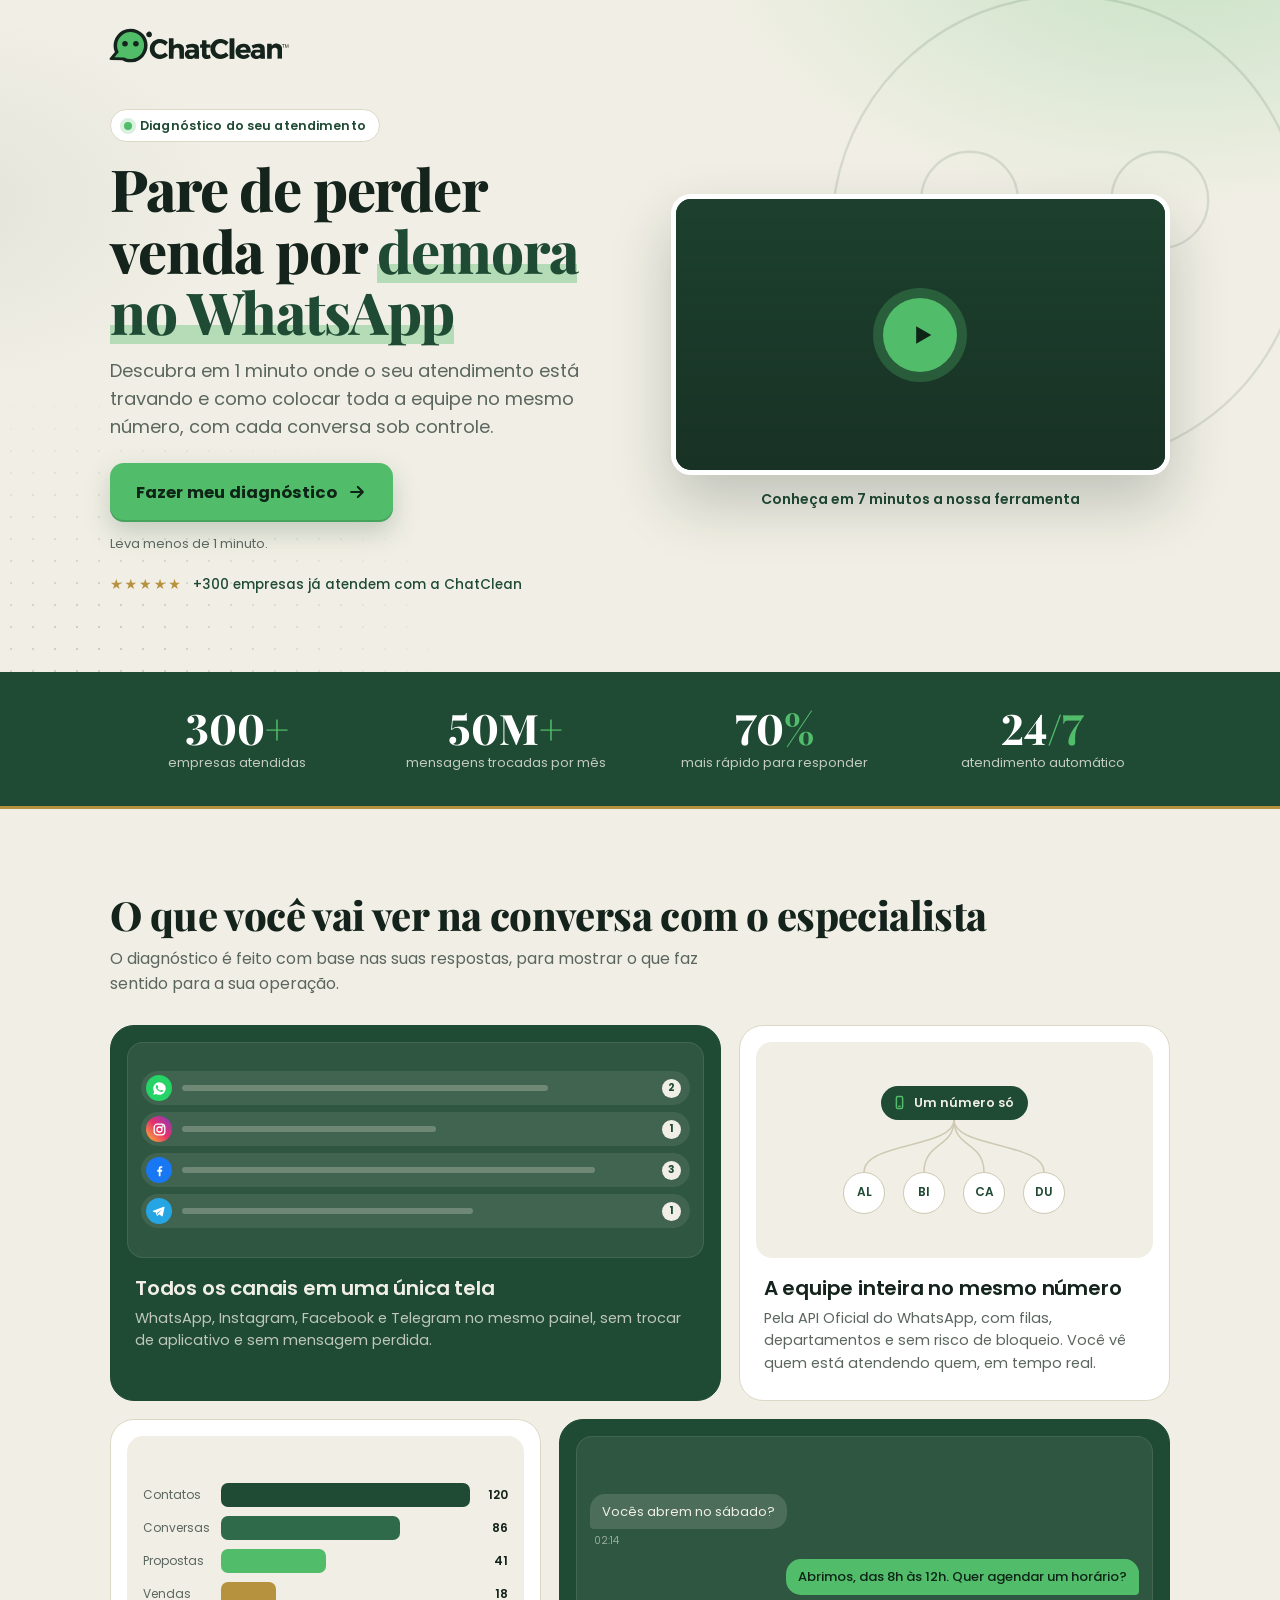
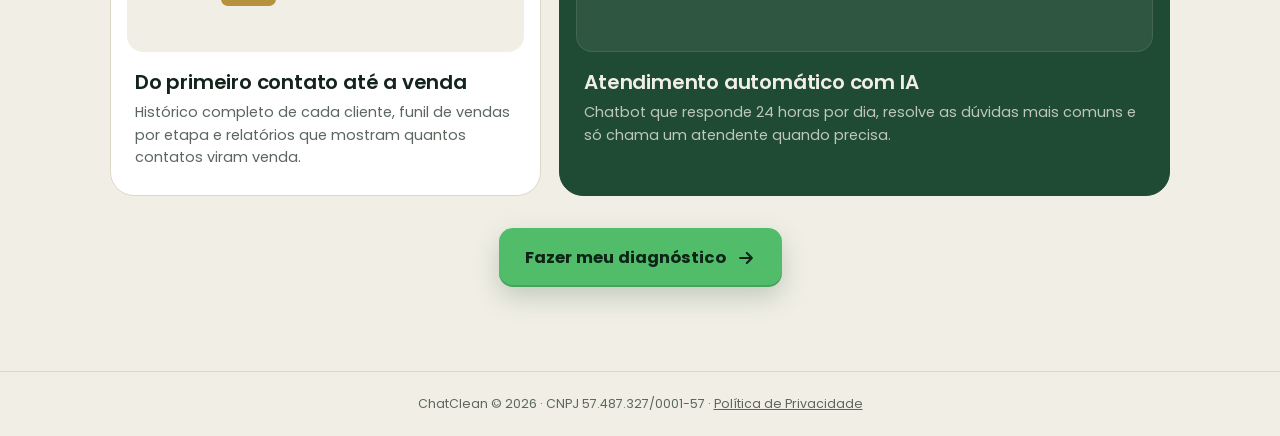
<file: index.html>
<!DOCTYPE html>
<html lang="pt-BR">
<head>
<meta charset="UTF-8">
<meta name="viewport" content="width=device-width, initial-scale=1">
<title>ChatClean | Diagnóstico do seu atendimento</title>
<meta name="description" content="Responda algumas perguntas rápidas e veja como centralizar seus canais de atendimento, acompanhar sua equipe e saber quantos contatos viram venda.">
<meta name="robots" content="noindex, nofollow">
<meta name="theme-color" content="#1f4a34">

<!-- Configuração e dataLayer precisam rodar antes do GTM (que é carregado dentro de tracking.js) -->
<script src="js/config.js"></script>
<script src="js/tracking.js"></script>

<!-- Tintim: rastreamento das conversas de WhatsApp vindas da LP -->
<script>
(function (window, document, script) {
  if (!window.tt) {
    window.tt = window.tt || {};
    var c = document.getElementsByTagName('head')[0];
    var k = document.createElement('script');
    k.async = 1; k.src = script; c.appendChild(k);
  }
  window.tt.accountCode = '1d5367b1-6da3-45a2-b951-2e6c5379dc1e';
})(window, document, '//s.tintim.app/static/core/tintim-1.0.js');
</script>

<link rel="preconnect" href="https://fonts.googleapis.com">
<link rel="preconnect" href="https://fonts.gstatic.com" crossorigin>
<link href="https://fonts.googleapis.com/css2?family=Playfair+Display:wght@700;800&family=Poppins:wght@400;500;600;700&display=swap" rel="stylesheet">
<link rel="icon" type="image/svg+xml" href="assets/icone-chatclean.svg">
<link rel="stylesheet" href="css/style.css">
</head>
<body>

<!-- Google Tag Manager (noscript): trocar o ID junto com o CC_CONFIG.gtmId -->
<noscript><iframe src="https://www.googletagmanager.com/ns.html?id=GTM-MWJX4GJ2" height="0" width="0" style="display:none;visibility:hidden"></iframe></noscript>

<header class="hero">
  <div class="wrap">
    <div class="top">
      <img class="logo" src="assets/logo-chatclean.svg" alt="ChatClean" width="2560" height="500">
    </div>

    <div class="hero-grid">
      <div>
        <span class="eyebrow"><i></i>Diagnóstico do seu atendimento</span>
        <h1>Pare de perder venda por <em>demora no WhatsApp</em></h1>
        <p class="lead">Descubra em 1 minuto onde o seu atendimento está travando e como colocar toda a equipe no mesmo número, com cada conversa sob controle.</p>
        <button class="btn" type="button" data-cta="hero">
          Fazer meu diagnóstico
          <svg viewBox="0 0 24 24" fill="none" stroke="currentColor" stroke-width="2.6" stroke-linecap="round" stroke-linejoin="round"><path d="M5 12h14M13 6l6 6-6 6"/></svg>
        </button>
        <p class="cta-note">Leva menos de 1 minuto.</p>
        <div class="trust"><span class="stars" aria-hidden="true">★★★★★</span>+300 empresas já atendem com a ChatClean</div>
      </div>

      <div>
        <div class="video" id="video">
          <button class="video-facade" type="button" id="videoFacade" aria-label="Assistir ao vídeo">
            <span class="play"><svg viewBox="0 0 24 24" fill="currentColor"><path d="M7 4.5v15l13-7.5z"/></svg></span>
          </button>
        </div>
        <p class="video-cap">Conheça em 7 minutos a nossa ferramenta</p>
      </div>
    </div>
  </div>
</header>

<!-- AUTORIDADE -->
<div class="proof-band">
  <div class="wrap">
    <div class="proof">
      <div><b>300<span>+</span></b><small>empresas atendidas</small></div>
      <div><b>50M<span>+</span></b><small>mensagens trocadas por mês</small></div>
      <div><b>70<span>%</span></b><small>mais rápido para responder</small></div>
      <div><b>24<span>/7</span></b><small>atendimento automático</small></div>
    </div>
  </div>
</div>

<main>
  <section class="section">
    <div class="wrap">
      <h2>O que você vai ver na conversa com o especialista</h2>
      <p>O diagnóstico é feito com base nas suas respostas, para mostrar o que faz sentido para a sua operação.</p>
      <div class="cards" id="cards">
        <article class="card card--dark">
          <div class="viz viz-inbox" aria-hidden="true">
            <div class="row" style="--d:0;--l:78%"><span class="ch ch-wa"><svg viewBox="0 0 24 24" fill="currentColor"><path d="M12 2a10 10 0 0 0-8.6 15.1L2 22l5-1.3A10 10 0 1 0 12 2Zm5.8 14.1c-.2.7-1.4 1.3-2 1.4-.5.1-1.2.1-1.9-.1-.4-.1-1-.3-1.7-.6-3-1.3-4.9-4.3-5-4.5-.2-.2-1.2-1.6-1.2-3 0-1.4.8-2.1 1-2.4.3-.3.6-.3.8-.3h.6c.2 0 .4 0 .7.5l.9 2.2c.1.2.1.4 0 .6l-.3.6-.5.5c-.2.2-.3.4-.1.7.2.3.8 1.3 1.7 2.1 1.2 1 2.1 1.4 2.5 1.5.3.1.5.1.7-.1l.8-1c.2-.3.4-.2.7-.1l2 1c.3.1.5.2.6.3.1.1.1.7-.1 1.4Z"/></svg></span><span class="ln"></span><b>2</b></div>
            <div class="row" style="--d:1;--l:54%"><span class="ch ch-ig"><svg viewBox="0 0 24 24" fill="none" stroke="currentColor" stroke-width="2.1" stroke-linecap="round" stroke-linejoin="round"><rect x="3.5" y="3.5" width="17" height="17" rx="5"/><circle cx="12" cy="12" r="4"/><circle cx="17" cy="7" r=".6" fill="currentColor"/></svg></span><span class="ln"></span><b>1</b></div>
            <div class="row" style="--d:2;--l:88%"><span class="ch ch-fb"><svg viewBox="0 0 24 24" fill="currentColor"><path d="M13.6 21v-7.2h2.4l.4-2.9h-2.8V9.1c0-.8.3-1.4 1.5-1.4h1.4V5.1c-.3 0-1.1-.1-2.1-.1-2.1 0-3.6 1.3-3.6 3.7v2.2H8.4v2.9h2.4V21z"/></svg></span><span class="ln"></span><b>3</b></div>
            <div class="row" style="--d:3;--l:62%"><span class="ch ch-tg"><svg viewBox="0 0 24 24" fill="currentColor"><path d="M20.300 4.300 3.500 10.800c-.8.300-.8 1.100 0 1.400l4.200 1.300 1.600 5c.2.600.9.700 1.300.300l2.400-2.300 4.300 3.200c.5.400 1.200.1 1.400-.500l2.900-13.800c.2-.800-.5-1.400-1.300-1.100ZM9.700 14.300l7.600-5.500-6 6.500-.3 2.600z"/></svg></span><span class="ln"></span><b>1</b></div>
          </div>
          <h3>Todos os canais em uma única tela</h3>
          <p>WhatsApp, Instagram, Facebook e Telegram no mesmo painel, sem trocar de aplicativo e sem mensagem perdida.</p>
        </article>

        <article class="card">
          <div class="viz viz-team" aria-hidden="true">
            <div class="team">
              <span class="num"><svg viewBox="0 0 24 24" fill="none" stroke="currentColor" stroke-width="2.4" stroke-linecap="round" stroke-linejoin="round"><rect x="7" y="2.5" width="10" height="19" rx="2.5"/><path d="M11 18h2"/></svg>Um número só</span>
              <svg class="wires" viewBox="0 0 240 52" fill="none">
                <g class="base"><path d="M120 0C120 28 30 22 30 52"/><path d="M120 0C120 28 90 22 90 52"/><path d="M120 0C120 28 150 22 150 52"/><path d="M120 0C120 28 210 22 210 52"/></g>
                <g class="pulse"><path pathLength="1" style="--d:0" d="M120 0C120 28 30 22 30 52"/><path pathLength="1" style="--d:2" d="M120 0C120 28 90 22 90 52"/><path pathLength="1" style="--d:1" d="M120 0C120 28 150 22 150 52"/><path pathLength="1" style="--d:3" d="M120 0C120 28 210 22 210 52"/></g>
              </svg>
              <div class="people"><span style="--d:0">AL</span><span style="--d:2">BI</span><span style="--d:1">CA</span><span style="--d:3">DU</span></div>
            </div>
          </div>
          <h3>A equipe inteira no mesmo número</h3>
          <p>Pela API Oficial do WhatsApp, com filas, departamentos e sem risco de bloqueio. Você vê quem está atendendo quem, em tempo real.</p>
        </article>

        <article class="card">
          <div class="viz viz-funnel" aria-hidden="true">
            <div class="st" style="--w:100%;--d:0"><span>Contatos</span><i></i><b>120</b></div>
            <div class="st s2" style="--w:72%;--d:1"><span>Conversas</span><i></i><b>86</b></div>
            <div class="st s3" style="--w:42%;--d:2"><span>Propostas</span><i></i><b>41</b></div>
            <div class="st s4" style="--w:22%;--d:3"><span>Vendas</span><i></i><b>18</b></div>
          </div>
          <h3>Do primeiro contato até a venda</h3>
          <p>Histórico completo de cada cliente, funil de vendas por etapa e relatórios que mostram quantos contatos viram venda.</p>
        </article>

        <article class="card card--dark">
          <div class="viz viz-chat" aria-hidden="true">
            <div class="bub in">Vocês abrem no sábado?</div>
            <span class="stamp">02:14</span>
            <div class="reply">
              <div class="bub typing"><i></i><i></i><i></i></div>
              <div class="bub out">Abrimos, das 8h às 12h. Quer agendar um horário?</div>
            </div>
          </div>
          <h3>Atendimento automático com IA</h3>
          <p>Chatbot que responde 24 horas por dia, resolve as dúvidas mais comuns e só chama um atendente quando precisa.</p>
        </article>
      </div>

      <div class="car-nav" id="cardsNav">
        <button class="car-btn" type="button" data-dir="-1" aria-label="Card anterior"><svg viewBox="0 0 24 24" fill="none" stroke="currentColor" stroke-width="2.6" stroke-linecap="round" stroke-linejoin="round"><path d="M15 5l-7 7 7 7"/></svg></button>
        <div class="dots" id="cardsDots"></div>
        <button class="car-btn" type="button" data-dir="1" aria-label="Próximo card"><svg viewBox="0 0 24 24" fill="none" stroke="currentColor" stroke-width="2.6" stroke-linecap="round" stroke-linejoin="round"><path d="M9 5l7 7-7 7"/></svg></button>
      </div>
      <div class="cta-band">
        <button class="btn" type="button" data-cta="section_beneficios">
          Fazer meu diagnóstico
          <svg viewBox="0 0 24 24" fill="none" stroke="currentColor" stroke-width="2.6" stroke-linecap="round" stroke-linejoin="round"><path d="M5 12h14M13 6l6 6-6 6"/></svg>
        </button>
      </div>
    </div>
  </section>
</main>

<footer>
  <div class="wrap">ChatClean © <span id="year"></span> · CNPJ 57.487.327/0001-57 · <a href="#" id="privacyLink" target="_blank" rel="noopener">Política de Privacidade</a></div>
</footer>

<div class="sticky" id="sticky">
  <button class="btn btn-block" type="button" data-cta="sticky_mobile">Fazer meu diagnóstico</button>
</div>

<!-- Quiz -->
<div class="quiz" id="quiz" role="dialog" aria-modal="true" aria-label="Diagnóstico do atendimento">
  <div class="quiz-head">
    <div class="quiz-head-row">
      <img class="logo" src="assets/logo-chatclean.svg" alt="ChatClean" width="2560" height="500">
      <span class="step-count" id="stepCount"></span>
    </div>
    <div class="bar"><i id="barFill"></i></div>
  </div>
  <div class="quiz-nav">
    <button class="link-btn" type="button" id="backBtn">
      <svg width="16" height="16" viewBox="0 0 24 24" fill="none" stroke="currentColor" stroke-width="2.6" stroke-linecap="round" stroke-linejoin="round"><path d="M19 12H5M11 6l-6 6 6 6"/></svg>
      <span id="backLabel">Voltar</span>
    </button>
  </div>
  <div class="quiz-body" id="quizBody"></div>
</div>

<script src="js/app.js"></script>
</body>
</html>
</file>
<file: css/style.css>
:root {
  /* Paleta oficial ChatClean (vault: Paleta ChatClean/PALETA.png) */
  --cc-green: #51bc69;      /* verde vivo */
  --cc-forest: #1f4a34;     /* verde escuro */
  --cc-ink: #14231b;        /* tinta */
  --cc-cream: #f1efe5;      /* creme */
  --cc-gold: #b7923e;       /* dourado */

  --bg: var(--cc-cream);
  --bg-2: #e9e5d6;          /* creme profundo */
  --surface: #ffffff;
  --line: #ddd8c6;          /* creme borda */
  --text: var(--cc-ink);
  --muted: #5a665e;
  --brand: var(--cc-forest);
  --accent: var(--cc-green);
  --accent-ink: #0d2417;
  --accent-soft: #e8f5ec;
  --gold: var(--cc-gold);
  --danger: #c0392b;
  --radius: 16px;
  --font: 'Poppins', system-ui, -apple-system, 'Segoe UI', Roboto, sans-serif;
  --font-display: 'Playfair Display', Georgia, 'Times New Roman', serif;
}
* { box-sizing: border-box; }
html { -webkit-text-size-adjust: 100%; }
body {
  margin: 0; font-family: var(--font); color: var(--text); background: var(--bg);
  line-height: 1.55; -webkit-font-smoothing: antialiased;
}
body.locked { overflow: hidden; }
button, input, select { font: inherit; color: inherit; }
/* sem o realce azul do navegador ao tocar/clicar; o foco por teclado continua visível via :focus-visible */
* { -webkit-tap-highlight-color: transparent; }
button, a, .cards { -webkit-user-select: none; user-select: none; -webkit-touch-callout: none; }
button:focus:not(:focus-visible), a:focus:not(:focus-visible) { outline: none; }
img { max-width: 100%; display: block; }
.wrap { width: 100%; max-width: 1100px; margin: 0 auto; padding: 0 20px; }

/* Topo */
.top { padding: 18px 0 6px; }
.logo { width: 176px; height: auto; margin-left: -12px; } /* o SVG tem respiro interno à esquerda */

/* Primeira dobra */
.hero {
  background:
    radial-gradient(760px 420px at 92% -8%, rgba(81, 188, 105, .26), transparent 62%),
    radial-gradient(520px 320px at -6% 30%, rgba(31, 74, 52, .07), transparent 60%),
    var(--bg);
  padding-bottom: 40px;
  position: relative; overflow: hidden;
}
.hero > .wrap { position: relative; z-index: 1; }
/* Detalhes de fundo: o balão do ícone da marca em contorno, bem claro, e uma malha de pontos que some nas bordas */
.hero::before {
  content: ''; position: absolute; z-index: 0; pointer-events: none;
  top: -70px; right: -110px; width: 420px; aspect-ratio: 1;
  background: url("data:image/svg+xml,%3Csvg xmlns='http://www.w3.org/2000/svg' viewBox='0 0 1600 1600' fill='none' stroke='%231f4a34' stroke-opacity='.13' stroke-width='5'%3E%3Cpath d='M202.94,1232.56l158.21-191.1c-113.66-207.05-67.99-459.87,106.46-611.81,176.52-153.75,438.95-164.44,627.76-20.66,205.84,156.75,253.18,441.61,117.47,655.4-137.04,215.88-417.8,291.86-648.62,173.34l-361.28-5.17Z'/%3E%3Cellipse cx='588.53' cy='736.76' rx='101.8' ry='101.51'/%3E%3Cellipse cx='989.06' cy='736.62' rx='101.75' ry='101.45'/%3E%3C/svg%3E") center / contain no-repeat;
  animation: heroFloat 18s ease-in-out infinite alternate;
}
.hero::after {
  content: ''; position: absolute; z-index: 0; pointer-events: none; inset: 0;
  background: radial-gradient(rgba(31, 74, 52, .2) 1.2px, transparent 1.6px) 0 0 / 22px 22px;
  -webkit-mask-image: radial-gradient(520px 380px at 8% 96%, #000, transparent 72%);
  mask-image: radial-gradient(520px 380px at 8% 96%, #000, transparent 72%);
}
@keyframes heroFloat { from { transform: translate(0, 0) rotate(-4deg); } to { transform: translate(-14px, 18px) rotate(3deg); } }
.hero-grid { display: grid; gap: 28px; align-items: center; padding-top: 14px; }
.eyebrow {
  display: inline-flex; align-items: center; gap: 8px; padding: 6px 13px; border-radius: 999px;
  background: var(--surface); border: 1px solid var(--line); color: var(--brand);
  font-size: 12.5px; font-weight: 600; letter-spacing: .01em;
}
.eyebrow i { width: 8px; height: 8px; border-radius: 50%; background: var(--accent); box-shadow: 0 0 0 4px rgba(81, 188, 105, .22); }
h1 {
  margin: 16px 0 14px; font-family: var(--font-display); font-weight: 800;
  font-size: clamp(34px, 9vw, 58px); line-height: 1.06; letter-spacing: -.02em; text-wrap: balance;
}
h1 em {
  font-style: normal; color: var(--brand);
  background: linear-gradient(transparent 68%, rgba(81, 188, 105, .38) 68%, rgba(81, 188, 105, .38) 92%, transparent 92%);
}
.lead { margin: 0 0 22px; color: var(--muted); font-size: clamp(15.5px, 4.1vw, 18px); max-width: 52ch; }

.btn {
  display: inline-flex; align-items: center; justify-content: center; gap: 10px;
  border: 0; border-radius: 14px; padding: 17px 26px; cursor: pointer;
  background: var(--accent); color: var(--accent-ink); font-weight: 700; font-size: 16.5px;
  text-decoration: none; transition: transform .15s ease, box-shadow .15s ease, background .15s;
  box-shadow: 0 10px 26px rgba(31, 74, 52, .22), inset 0 -2px 0 rgba(13, 36, 23, .16);
}
.btn:hover { transform: translateY(-1px); background: #5cc774; box-shadow: 0 14px 32px rgba(31, 74, 52, .28), inset 0 -2px 0 rgba(13, 36, 23, .16); }
.btn:focus-visible, .opt:focus-visible, .field input:focus-visible, .field select:focus-visible, .link-btn:focus-visible, .video-facade:focus-visible {
  outline: 3px solid rgba(31, 74, 52, .55); outline-offset: 2px;
}
.btn[disabled] { opacity: .45; cursor: not-allowed; transform: none; box-shadow: none; }
.btn svg { width: 20px; height: 20px; flex: none; }
.btn-block { width: 100%; }
.cta-note { margin: 12px 0 0; font-size: 13px; color: var(--muted); }
.trust { display: flex; align-items: center; gap: 10px; margin-top: 20px; font-size: 13.5px; font-weight: 500; color: var(--brand); }
.trust .stars { color: var(--gold); letter-spacing: 2px; font-size: 14px; }

/* Vídeo */
.video {
  position: relative; aspect-ratio: 16 / 9; border-radius: 20px; overflow: hidden;
  background: var(--brand); border: 5px solid var(--surface);
  box-shadow: 0 28px 60px rgba(20, 35, 27, .22);
}
.video iframe, .video video { position: absolute; inset: 0; width: 100%; height: 100%; border: 0; }
.video-facade {
  position: absolute; inset: 0; width: 100%; border: 0; cursor: pointer;
  background: linear-gradient(180deg, rgba(20, 35, 27, .25), rgba(20, 35, 27, .62)), var(--thumb, none) center / cover no-repeat, var(--brand);
  display: grid; place-items: center; align-content: center; gap: 14px; color: #fff;
}
.play {
  width: 74px; height: 74px; border-radius: 50%; background: var(--accent); color: var(--accent-ink);
  display: grid; place-items: center; box-shadow: 0 0 0 10px rgba(81, 188, 105, .28);
  transition: transform .2s ease;
}
.video-facade:hover .play { transform: scale(1.06); }
.play svg { width: 28px; height: 28px; margin-left: 4px; }
.video-facade span { font-weight: 600; font-size: 14.5px; text-shadow: 0 1px 8px rgba(0, 0, 0, .5); }
.video-cap { margin: 14px 0 0; text-align: center; font-size: 14px; font-weight: 600; color: var(--brand); }

/* Autoridade */
.proof-band { background: var(--brand); color: var(--bg); padding: 26px 0; border-bottom: 3px solid var(--gold); }
.proof { display: grid; grid-template-columns: repeat(2, 1fr); gap: 22px 14px; }
.proof div { text-align: center; }
.proof b { display: block; font-family: var(--font-display); font-size: clamp(30px, 8vw, 42px); font-weight: 800; line-height: 1.05; color: #fff; font-variant-numeric: lining-nums; }
.proof b span { color: var(--accent); }
.proof small { display: block; margin-top: 4px; font-size: 13px; color: rgba(241, 239, 229, .78); line-height: 1.35; }

/* Segunda dobra */
.section { padding: 56px 0; }
.section h2 { margin: 0 0 10px; font-family: var(--font-display); font-weight: 800; font-size: clamp(27px, 6.6vw, 40px); letter-spacing: -.015em; line-height: 1.12; text-wrap: balance; }
.section > .wrap > p { margin: 0 0 28px; color: var(--muted); max-width: 60ch; }
.cta-band { margin-top: 32px; text-align: center; }

/* ---------------- Cards de benefício ----------------
   Cada card traz uma mini-cena animada do benefício (.viz).
   Mobile: carrossel com arraste, pontos e setas. Desktop (860px+): grade assimétrica. */
.cards {
  position: relative; display: flex; gap: 12px; overflow-x: auto;
  margin: 0 -20px; padding: 6px 20px 16px; scroll-padding: 0 20px;
  scroll-snap-type: x mandatory; overscroll-behavior-x: contain;
  scrollbar-width: none; -webkit-overflow-scrolling: touch; cursor: grab;
}
.cards::-webkit-scrollbar { display: none; }
.cards.dragging { scroll-snap-type: none; cursor: grabbing; user-select: none; }

.card {
  position: relative; isolation: isolate; overflow: hidden;
  flex: 0 0 min(86%, 350px); scroll-snap-align: center;
  display: flex; flex-direction: column; padding: 14px 14px 22px;
  border-radius: 24px; background: var(--surface); border: 1px solid var(--line);
  transition: transform .35s cubic-bezier(.2, .7, .2, 1), box-shadow .35s ease, border-color .25s;
}
.card--dark { background: var(--cc-forest); border-color: var(--cc-forest); color: var(--cc-cream); }
/* brilho que acompanha o cursor (--mx/--my vêm do JS) */
.card::after {
  content: ''; position: absolute; inset: 0; z-index: -1; pointer-events: none; opacity: 0; transition: opacity .35s;
  background: radial-gradient(280px circle at var(--mx, 50%) var(--my, 0%), rgba(81, 188, 105, .2), transparent 70%);
}
.card--dark::after { background: radial-gradient(300px circle at var(--mx, 50%) var(--my, 0%), rgba(81, 188, 105, .3), transparent 70%); }
@media (hover: hover) {
  .card:hover { transform: translateY(-5px); border-color: var(--accent); box-shadow: 0 26px 50px -18px rgba(20, 35, 27, .38); }
  .card:hover::after { opacity: 1; }
}
.card h3 { margin: 0 8px 6px; font-size: 18.5px; font-weight: 600; line-height: 1.25; letter-spacing: -.01em; }
.card p { margin: 0 8px; color: var(--muted); font-size: 14.5px; }
.card--dark p { color: rgba(241, 239, 229, .76); }

/* entrada escalonada, uma única vez, quando a seção aparece */
.cards.js-reveal:not(.is-in) .card { opacity: 0; }
.cards.js-reveal:not(.is-in) .viz * { animation-play-state: paused; }
.cards.is-in .card { animation: cardIn .7s cubic-bezier(.2, .7, .2, 1) calc(var(--i, 0) * 90ms) backwards; }
@keyframes cardIn { from { opacity: 0; transform: translateY(26px) scale(.97); } }

/* mini-cenas */
.viz {
  position: relative; height: 196px; margin-bottom: 18px; padding: 14px; border-radius: 16px; overflow: hidden;
  background: var(--bg); display: grid; align-content: center;
}
.card--dark .viz { background: rgba(241, 239, 229, .07); box-shadow: inset 0 0 0 1px rgba(241, 239, 229, .1); }

/* 1. caixa de entrada única */
.viz-inbox { gap: 7px; }
.viz-inbox .row {
  display: grid; grid-template-columns: 26px 1fr auto; align-items: center; gap: 10px;
  padding: 4px 9px 4px 5px; border-radius: 99px; background: rgba(241, 239, 229, .09);
  animation: inboxRow 7s calc(var(--d) * .4s) infinite backwards;
}
/* ícone do canal, na cor de cada aplicativo */
.viz-inbox .ch { width: 26px; height: 26px; border-radius: 50%; display: grid; place-items: center; color: #fff; }
.viz-inbox .ch svg { width: 15px; height: 15px; }
.viz-inbox .ch-wa { background: #25d366; }
.viz-inbox .ch-ig { background: linear-gradient(45deg, #f9b233 5%, #e6306c 50%, #8a3ab9 95%); }
.viz-inbox .ch-fb { background: #1877f2; }
.viz-inbox .ch-tg { background: #26a5e4; }
.viz-inbox .ch-tg svg { margin-left: -1px; }
.viz-inbox .ln { height: 6px; width: var(--l); border-radius: 99px; background: rgba(241, 239, 229, .26); }
/* contador de mensagens não lidas (entra com um "pop" junto com a linha) */
.viz-inbox .row b {
  min-width: 19px; height: 19px; padding: 0 5px; border-radius: 99px; display: grid; place-items: center;
  background: var(--cc-cream); color: var(--cc-forest); font-size: 10.5px; font-weight: 700; line-height: 1;
  font-variant-numeric: tabular-nums; animation: badgePop 7s calc(var(--d) * .4s) infinite backwards;
}
@keyframes badgePop {
  0%, 12% { transform: scale(0); }
  18% { transform: scale(1.3); }
  24%, 88% { transform: scale(1); }
  94%, 100% { transform: scale(0); }
}
@keyframes inboxRow {
  0% { opacity: 0; transform: translateX(-14px); }
  8%, 86% { opacity: 1; transform: none; }
  94%, 100% { opacity: 0; transform: translateX(10px); }
}

/* 2. um número, vários atendentes */
.viz-team { justify-items: center; }
.team { width: 240px; display: grid; justify-items: center; }
.team .num { display: inline-flex; align-items: center; gap: 7px; padding: 7px 14px 7px 11px; border-radius: 99px; background: var(--cc-forest); color: var(--cc-cream); font-size: 12.5px; font-weight: 600; }
.team .num svg { width: 15px; height: 15px; color: var(--cc-green); }
.wires { display: block; width: 240px; height: 52px; }
.wires .base path { stroke: #cfc9b4; stroke-width: 1.5; }
.wires .pulse path {
  stroke: var(--cc-green); stroke-width: 3; stroke-linecap: round; stroke-dasharray: .18 1; stroke-dashoffset: .18;
  animation: wire 4s calc(var(--d) * 1s) linear infinite;
}
@keyframes wire { 0% { stroke-dashoffset: .18; } 24%, 100% { stroke-dashoffset: -1; } }
.people { width: 240px; display: grid; grid-template-columns: repeat(4, 1fr); justify-items: center; }
.people span {
  width: 42px; height: 42px; border-radius: 50%; display: grid; place-items: center;
  background: var(--surface); border: 1.5px solid #cfc9b4; color: var(--cc-forest); font-size: 12px; font-weight: 600;
  animation: who 4s calc(var(--d) * 1s) infinite;
}
@keyframes who {
  0%, 20%, 62%, 100% { background: var(--surface); border-color: #cfc9b4; box-shadow: 0 0 0 0 rgba(81, 188, 105, 0); transform: none; }
  27% { background: var(--accent-soft); border-color: var(--cc-green); box-shadow: 0 0 0 6px rgba(81, 188, 105, .24); transform: scale(1.08); }
}

/* 3. funil até a venda */
.viz-funnel { gap: 9px; padding-inline: 16px; }
.viz-funnel .st { display: grid; grid-template-columns: 68px 1fr 28px; align-items: center; gap: 10px; font-size: 12px; color: var(--muted); }
.viz-funnel .st i {
  height: 24px; width: var(--w); border-radius: 7px; background: var(--cc-forest); transform-origin: left center;
  transition: transform 1s cubic-bezier(.2, .7, .2, 1) calc(.3s + var(--d) * .15s);
}
.viz-funnel .s2 i { background: #2f6a4b; }
.viz-funnel .s3 i { background: var(--cc-green); }
.viz-funnel .s4 i { background: var(--cc-gold); animation: sale 2.6s 1.8s ease-in-out infinite; }
.viz-funnel .st b { text-align: right; font-weight: 600; color: var(--text); font-variant-numeric: tabular-nums; }
.cards.js-reveal:not(.is-in) .viz-funnel .st i { transform: scaleX(0); }
@keyframes sale { 0%, 100% { box-shadow: 0 0 0 0 rgba(183, 146, 62, .5); } 50% { box-shadow: 0 0 0 6px rgba(183, 146, 62, 0); } }

/* 4. a IA responde de madrugada */
.viz-chat { gap: 6px; }
.viz-chat .bub { max-width: 84%; padding: 9px 12px; border-radius: 15px; font-size: 13px; line-height: 1.35; }
.viz-chat .in { justify-self: start; border-bottom-left-radius: 4px; background: rgba(241, 239, 229, .15); color: var(--cc-cream); animation: chatIn 8s infinite backwards; }
.viz-chat .stamp { margin: -2px 0 4px 4px; font-size: 10.5px; color: rgba(241, 239, 229, .55); font-variant-numeric: tabular-nums; animation: chatIn 8s infinite backwards; }
.viz-chat .reply { display: grid; justify-items: end; }
.viz-chat .reply > * { grid-area: 1 / 1; }
.viz-chat .typing { align-self: start; display: flex; gap: 4px; padding: 12px; border-bottom-right-radius: 4px; background: var(--cc-green); animation: chatTyping 8s infinite backwards; }
.viz-chat .typing i { width: 6px; height: 6px; border-radius: 50%; background: var(--accent-ink); animation: dot 1s infinite; }
.viz-chat .typing i:nth-child(2) { animation-delay: .15s; }
.viz-chat .typing i:nth-child(3) { animation-delay: .3s; }
.viz-chat .out { border-bottom-right-radius: 4px; background: var(--cc-green); color: var(--accent-ink); font-weight: 500; transform-origin: bottom right; animation: chatOut 8s infinite backwards; }
@keyframes chatIn { 0% { opacity: 0; transform: translateY(8px); } 6%, 90% { opacity: 1; transform: none; } 97%, 100% { opacity: 0; } }
@keyframes chatTyping { 0%, 14% { opacity: 0; } 18%, 40% { opacity: 1; } 44%, 100% { opacity: 0; } }
@keyframes chatOut { 0%, 42% { opacity: 0; transform: scale(.9); } 48%, 90% { opacity: 1; transform: none; } 97%, 100% { opacity: 0; } }
@keyframes dot { 0%, 60%, 100% { transform: none; opacity: .45; } 30% { transform: translateY(-3px); opacity: 1; } }

/* navegação do carrossel */
.car-nav { display: flex; align-items: center; justify-content: center; gap: 14px; margin-top: 4px; }
.car-btn {
  width: 44px; height: 44px; flex: none; display: grid; place-items: center; cursor: pointer;
  border-radius: 50%; border: 1.5px solid var(--line); background: var(--surface); color: var(--cc-forest);
  transition: background .2s, border-color .2s, color .2s, transform .15s, opacity .2s;
}
.car-btn svg { width: 18px; height: 18px; }
.car-btn:active { transform: scale(.92); background: var(--cc-forest); border-color: var(--cc-forest); color: var(--cc-cream); }
.car-btn:focus-visible, .dot:focus-visible { outline: 3px solid rgba(31, 74, 52, .55); outline-offset: 2px; }
.car-btn[disabled] { opacity: .35; cursor: default; }
.dots { display: flex; align-items: center; }
.dot { padding: 10px 4px; border: 0; background: none; cursor: pointer; border-radius: 99px; }
.dot span { display: block; width: 8px; height: 8px; border-radius: 99px; background: #c9c3ad; transition: width .35s cubic-bezier(.2, .7, .2, 1), background .25s; }
.dot[aria-current="true"] span { width: 28px; background: var(--cc-forest); }

footer { border-top: 1px solid var(--line); padding: 22px 0 96px; color: var(--muted); font-size: 12.5px; text-align: center; }
footer a { color: inherit; }

/* CTA fixo no mobile */
.sticky {
  position: fixed; left: 0; right: 0; bottom: 0; z-index: 20; padding: 12px 16px calc(12px + env(safe-area-inset-bottom));
  background: rgba(241, 239, 229, .94); backdrop-filter: blur(10px); border-top: 1px solid var(--line);
  transform: translateY(110%); transition: transform .25s ease;
}
.sticky.show { transform: none; }

/* Quiz (tela cheia) */
.quiz { position: fixed; inset: 0; z-index: 50; background: var(--bg); display: none; flex-direction: column; overflow-y: auto; }
.quiz.open { display: flex; }
.quiz-head { position: sticky; top: 0; background: var(--bg); z-index: 2; }
.quiz-head-row { display: flex; align-items: center; justify-content: space-between; gap: 12px; max-width: 640px; margin: 0 auto; padding: 16px 20px 14px; }
.quiz-head .logo { width: 140px; margin-left: -10px; }
.step-count { font-size: 13px; color: var(--muted); font-weight: 600; font-variant-numeric: tabular-nums; }
.bar { height: 5px; background: var(--bg-2); overflow: hidden; }
.bar i { display: block; height: 100%; width: 0; background: var(--accent); border-radius: 0 99px 99px 0; transition: width .4s ease; }
.quiz-nav { width: 100%; max-width: 640px; margin: 0 auto; padding: 18px 20px 0; }
.link-btn { background: none; border: 0; padding: 6px 4px 6px 0; color: var(--muted); cursor: pointer; font-size: 14.5px; font-weight: 500; display: inline-flex; align-items: center; gap: 6px; }
.link-btn:hover { color: var(--text); }
.quiz.is-done .quiz-nav, .quiz.is-done .step-count { display: none; }
.quiz-body { flex: 1; width: 100%; max-width: 640px; margin: 0 auto; padding: 16px 20px 40px; }
.quiz-body h2, h1 { font-variant-numeric: lining-nums; }
.quiz-body h2 { margin: 0 0 8px; font-family: var(--font-display); font-weight: 800; font-size: clamp(26px, 6.8vw, 34px); line-height: 1.14; letter-spacing: -.015em; text-wrap: balance; }
.quiz-body .hint { margin: 0 0 22px; color: var(--muted); font-size: 15px; min-height: 4px; }
.step { animation: in .28s ease both; }
@keyframes in { from { opacity: 0; transform: translateY(10px); } to { opacity: 1; transform: none; } }

.opts { display: grid; gap: 10px; margin-bottom: 20px; }
.opt {
  display: flex; align-items: center; gap: 13px; width: 100%; text-align: left; cursor: pointer;
  padding: 17px 16px; border-radius: var(--radius); border: 1.5px solid var(--line); background: var(--surface);
  font-weight: 500; font-size: 15.5px; transition: border-color .15s, background .15s, box-shadow .15s;
}
.opt:hover { border-color: var(--accent); }
.opt[aria-pressed="true"], .opt[aria-checked="true"] { border-color: var(--brand); background: var(--accent-soft); box-shadow: 0 0 0 3px rgba(81, 188, 105, .2); font-weight: 600; }
.opt .mark {
  flex: none; width: 24px; height: 24px; border: 2px solid #c9c3ad; border-radius: 50%; background: var(--bg);
  display: grid; place-items: center; transition: all .15s;
}
.opt.multi .mark { border-radius: 7px; }
.opt .mark svg { width: 14px; height: 14px; opacity: 0; color: #fff; }
.opt[aria-pressed="true"] .mark, .opt[aria-checked="true"] .mark { background: var(--brand); border-color: var(--brand); }
.opt[aria-pressed="true"] .mark svg, .opt[aria-checked="true"] .mark svg { opacity: 1; }
.opt:active { transform: scale(.985); }

.step-input h2 label { cursor: text; }
.step-input .field { margin-bottom: 18px; }
.step-input .field input { background: var(--surface); font-size: 18px; padding: 18px 46px 18px 16px; border-radius: 14px; }
.step-input .field.valid input {
  border-color: var(--brand);
  background: var(--surface) url("data:image/svg+xml,%3Csvg xmlns='http://www.w3.org/2000/svg' viewBox='0 0 24 24' fill='none' stroke='%231f4a34' stroke-width='3.2' stroke-linecap='round' stroke-linejoin='round'%3E%3Cpath d='M5 12.5l4.5 4.5L19 7.5'/%3E%3C/svg%3E") right 15px center / 20px no-repeat;
}
.skip { display: flex; margin: 14px auto 0; padding: 8px 10px; text-decoration: underline; text-underline-offset: 3px; }

/* Transição "analisando" */
.analyzing { text-align: center; padding-top: 34px; }
.spinner { width: 58px; height: 58px; margin: 0 auto 22px; border-radius: 50%; border: 5px solid var(--bg-2); border-top-color: var(--accent); animation: spin .8s linear infinite; }
@keyframes spin { to { transform: rotate(360deg); } }
.analyzing ul { list-style: none; padding: 0; margin: 20px auto 0; display: inline-grid; gap: 10px; text-align: left; }
.analyzing li { display: flex; gap: 10px; align-items: center; font-size: 15px; color: var(--muted); opacity: 0; animation: in .35s ease forwards; }
.analyzing li:nth-child(1) { animation-delay: .25s; }
.analyzing li:nth-child(2) { animation-delay: .8s; }
.analyzing li:nth-child(3) { animation-delay: 1.35s; }
.analyzing li svg { width: 18px; height: 18px; color: var(--brand); flex: none; }

#waBtn { animation: pulse 2.4s ease-out 1s infinite; }
@keyframes pulse {
  0% { box-shadow: 0 10px 26px rgba(31, 74, 52, .22), 0 0 0 0 rgba(81, 188, 105, .55); }
  70%, 100% { box-shadow: 0 10px 26px rgba(31, 74, 52, .22), 0 0 0 16px rgba(81, 188, 105, 0); }
}

.field { margin-bottom: 14px; }
.field label { display: block; font-size: 13.5px; font-weight: 600; margin-bottom: 6px; }
.field input, .field select {
  width: 100%; padding: 14px; border-radius: 12px; border: 1.5px solid var(--line);
  background: var(--bg); font-size: 16px; appearance: none; color: var(--text);
}
.field input:focus, .field select:focus { border-color: var(--brand); background: #fff; outline: none; }
.field input::placeholder { color: #9aa39b; }
.field.invalid input, .field.invalid select { border-color: var(--danger); }
.field .err { display: none; color: var(--danger); font-size: 12.5px; margin-top: 5px; }
.field.invalid .err { display: block; }
.privacy { font-size: 12px; color: var(--muted); margin: 14px 0 0; text-align: center; }
.privacy a { color: inherit; }

/* Análise concluída */
.done { text-align: center; padding-top: 40px; max-width: 460px; margin: 0 auto; }
.done .check { width: 76px; height: 76px; border-radius: 50%; background: var(--accent); color: var(--accent-ink); display: grid; place-items: center; margin: 0 auto 30px; box-shadow: 0 0 0 12px rgba(81, 188, 105, .2); }
.done .check svg { width: 36px; height: 36px; }
.done h2 { margin-bottom: 14px; }
.done > p { color: var(--muted); margin: 0 auto 36px; max-width: 34ch; line-height: 1.6; }
.wa-box { display: grid; gap: 16px; padding-top: 30px; border-top: 1px solid var(--line); }
.wa-box p { margin: 0; font-size: 14.5px; font-weight: 500; color: var(--text); line-height: 1.55; }
.protocol { margin: 26px auto 0; font-size: 12.5px; color: var(--muted); }

/* Painel de debug (?debug=1) */
.dbg { position: fixed; right: 10px; bottom: 10px; z-index: 99; width: min(380px, calc(100vw - 20px)); max-height: 46vh; overflow: auto; background: #000; color: #7CFC9B; font: 11.5px/1.45 ui-monospace, Consolas, monospace; border-radius: 10px; padding: 10px; opacity: .93; }
.dbg b { color: #fff; }
.dbg div { border-bottom: 1px solid #222; padding: 5px 0; white-space: pre-wrap; word-break: break-word; }

@media (min-width: 860px) {
  .top { padding: 26px 0 10px; }
  .logo { width: 200px; margin-left: -14px; }
  .hero { padding-bottom: 76px; }
  .hero::before { top: -150px; right: -170px; width: 760px; }
  .hero-grid { grid-template-columns: 1.02fr 1fr; gap: 52px; padding-top: 34px; }
  .proof { grid-template-columns: repeat(4, 1fr); }
  .proof-band { padding: 34px 0; }
  .cards { display: grid; grid-template-columns: repeat(12, 1fr); gap: 18px; overflow: visible; margin: 0; padding: 0; cursor: auto; }
  .card { grid-column: span 5; padding: 16px 16px 26px; }
  .card:nth-child(4n + 1), .card:nth-child(4n) { grid-column: span 7; }
  .card h3 { font-size: 20px; }
  .viz { height: 216px; }
  .car-nav { display: none; }
  .sticky { display: none; }
  footer { padding-bottom: 22px; }
  .section { padding: 84px 0; }
}
@media (prefers-reduced-motion: reduce) {
  * { animation: none !important; transition: none !important; }
  .viz-chat .typing, .wires .pulse { display: none; }
}
</file>
